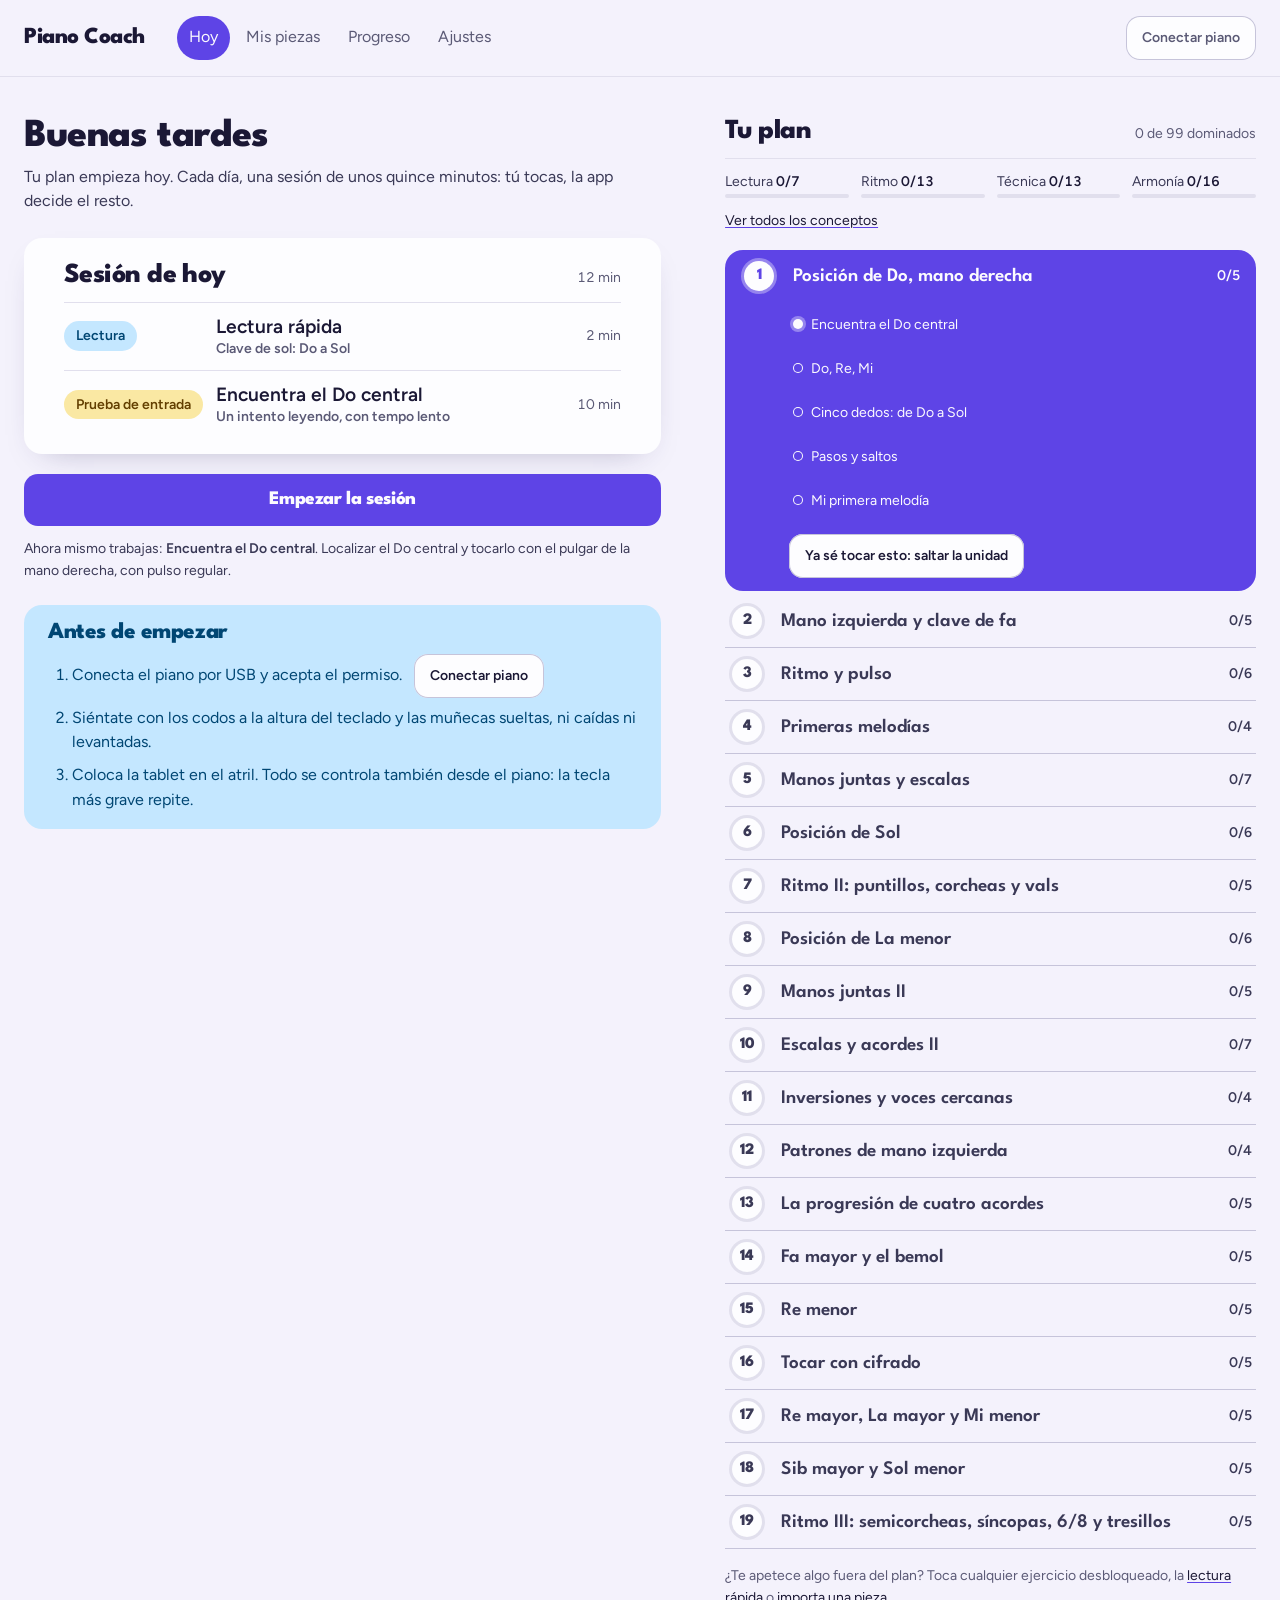
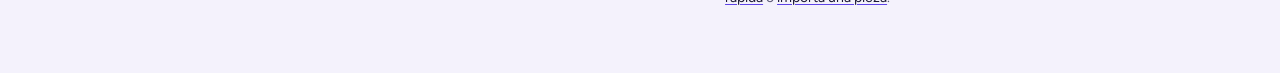
<file: index.html>
<!doctype html>
<html lang="es">
  <head>
    <meta charset="UTF-8" />
    <meta name="viewport" content="width=device-width, initial-scale=1.0, viewport-fit=cover" />
    <meta name="theme-color" content="#f4f2fc" />
    <meta name="mobile-web-app-capable" content="yes" />
    <link rel="manifest" href="./manifest.webmanifest" />
    <link rel="icon" href="./icon.svg" type="image/svg+xml" />
    <link rel="apple-touch-icon" href="./icon-192.png" />
    <title>Piano Coach</title>
    <script type="module" crossorigin src="./assets/app-DWfNV7hx.js"></script>
    <link rel="modulepreload" crossorigin href="./assets/rolldown-runtime-CNTWBRIl.js">
    <link rel="modulepreload" crossorigin href="./assets/sources-rmhNKOks.js">
    <link rel="modulepreload" crossorigin href="./assets/engine-Cz93cmVV.js">
    <link rel="stylesheet" crossorigin href="./assets/app-BaSDHaVS.css">
  </head>
  <body>
    <div id="root"></div>
  </body>
</html>
</file>
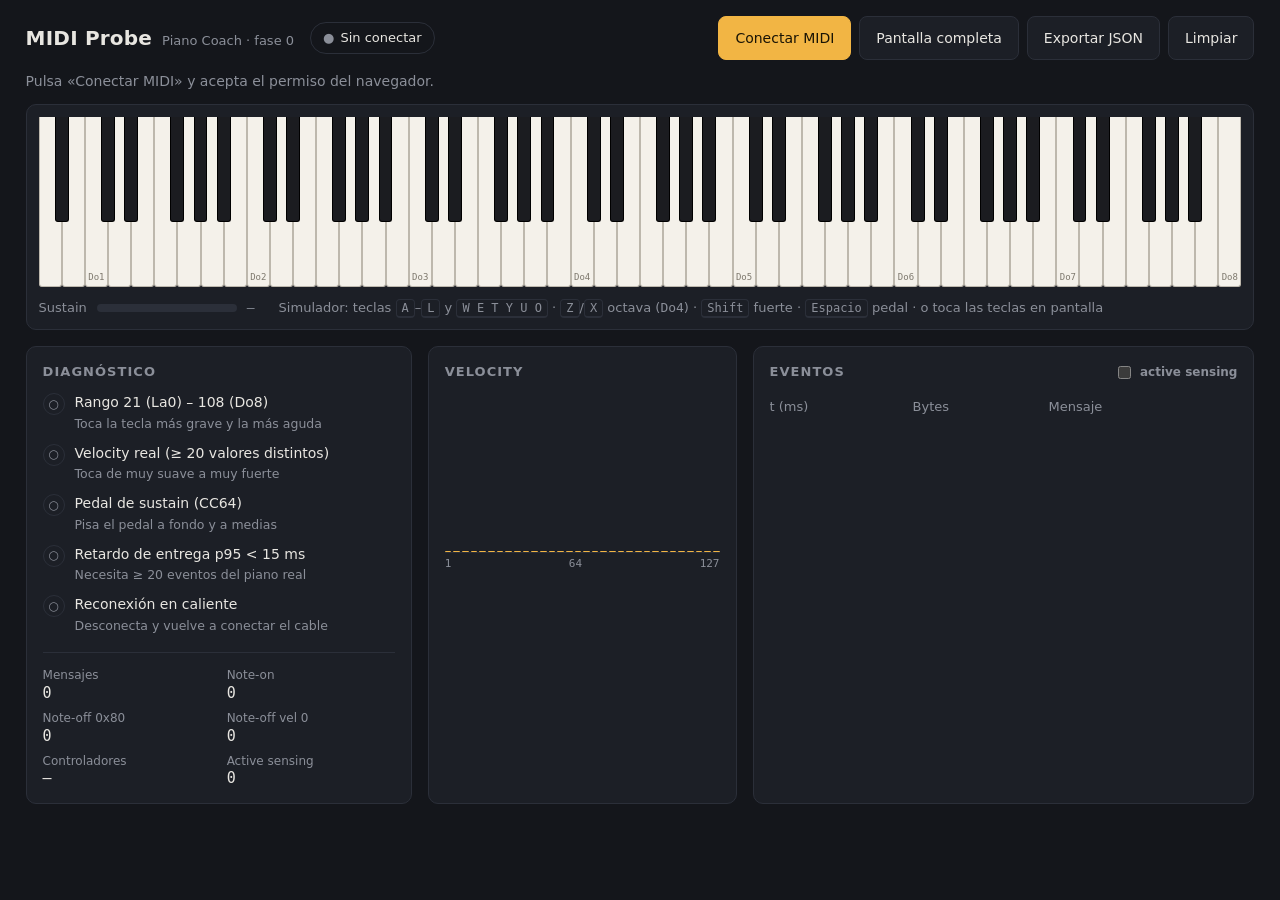
<file: probe.html>
<!doctype html>
<html lang="es">
  <head>
    <meta charset="UTF-8" />
    <meta name="viewport" content="width=device-width, initial-scale=1.0" />
    <meta name="theme-color" content="#14161b" />
    <title>MIDI Probe · Piano Coach</title>
    <script type="module" crossorigin src="./assets/probe-DchL5dEw.js"></script>
    <link rel="modulepreload" crossorigin href="./assets/sources-rmhNKOks.js">
    <link rel="stylesheet" crossorigin href="./assets/probe-Cj_XYsPX.css">
  </head>
  <body>
    <header class="topbar">
      <div class="brand">
        <h1>MIDI Probe</h1>
        <span class="sub">Piano Coach · fase 0</span>
      </div>
      <div id="status" class="status" data-state="idle">Sin conectar</div>
      <div class="actions">
        <button id="connect" class="primary">Conectar MIDI</button>
        <button id="fullscreen">Pantalla completa</button>
        <button id="export">Exportar JSON</button>
        <button id="clear">Limpiar</button>
      </div>
    </header>

    <p id="error" class="error" hidden></p>
    <ul id="ports" class="ports"><li class="muted">Pulsa «Conectar MIDI» y acepta el permiso del navegador.</li></ul>

    <section class="keyboard-wrap">
      <div id="keyboard" class="keyboard"></div>
      <div class="kb-footer">
        <div class="pedal">
          <span>Sustain</span>
          <div class="meter"><div id="pedal-fill"></div></div>
          <output id="pedal-value">—</output>
        </div>
        <p class="hint">Simulador: teclas <kbd>A</kbd>–<kbd>L</kbd> y <kbd>W E T Y U O</kbd> · <kbd>Z</kbd>/<kbd>X</kbd> octava (<output id="octave">Do4</output>) · <kbd>Shift</kbd> fuerte · <kbd>Espacio</kbd> pedal · o toca las teclas en pantalla</p>
      </div>
    </section>

    <main class="grid">
      <section class="panel">
        <h2>Diagnóstico</h2>
        <ul id="checks" class="checks"></ul>
        <dl id="counters" class="counters"></dl>
      </section>
      <section class="panel">
        <h2>Velocity <small id="vel-summary"></small></h2>
        <div id="histogram" class="histogram"></div>
        <div class="axis"><span>1</span><span>64</span><span>127</span></div>
      </section>
      <section class="panel log-panel">
        <h2>
          Eventos
          <label class="toggle"><input type="checkbox" id="show-sensing" /> active sensing</label>
        </h2>
        <div class="log-scroll">
          <table class="log">
            <thead><tr><th>t (ms)</th><th>Bytes</th><th>Mensaje</th></tr></thead>
            <tbody id="log"></tbody>
          </table>
        </div>
      </section>
    </main>

  </body>
</html>
</file>
<file: assets/app-BaSDHaVS.css>
@font-face{font-family:League Spartan Variable;font-style:normal;font-display:swap;font-weight:100 900;src:url(./league-spartan-vietnamese-wght-normal-COdtqR7n.woff2)format("woff2-variations");unicode-range:U+102-103,U+110-111,U+128-129,U+168-169,U+1A0-1A1,U+1AF-1B0,U+300-301,U+303-304,U+308-309,U+323,U+329,U+1EA0-1EF9,U+20AB}@font-face{font-family:League Spartan Variable;font-style:normal;font-display:swap;font-weight:100 900;src:url(./league-spartan-latin-ext-wght-normal-DdUHL39C.woff2)format("woff2-variations");unicode-range:U+100-2BA,U+2BD-2C5,U+2C7-2CC,U+2CE-2D7,U+2DD-2FF,U+304,U+308,U+329,U+1D00-1DBF,U+1E00-1E9F,U+1EF2-1EFF,U+2020,U+20A0-20AB,U+20AD-20C0,U+2113,U+2C60-2C7F,U+A720-A7FF}@font-face{font-family:League Spartan Variable;font-style:normal;font-display:swap;font-weight:100 900;src:url(./league-spartan-latin-wght-normal-0z8Zi79b.woff2)format("woff2-variations");unicode-range:U+??,U+131,U+152-153,U+2BB-2BC,U+2C6,U+2DA,U+2DC,U+304,U+308,U+329,U+2000-206F,U+20AC,U+2122,U+2191,U+2193,U+2212,U+2215,U+FEFF,U+FFFD}@font-face{font-family:Figtree Variable;font-style:normal;font-display:swap;font-weight:300 900;src:url(./figtree-latin-ext-wght-normal-DCwSJGxG.woff2)format("woff2-variations");unicode-range:U+100-2BA,U+2BD-2C5,U+2C7-2CC,U+2CE-2D7,U+2DD-2FF,U+304,U+308,U+329,U+1D00-1DBF,U+1E00-1E9F,U+1EF2-1EFF,U+2020,U+20A0-20AB,U+20AD-20C0,U+2113,U+2C60-2C7F,U+A720-A7FF}@font-face{font-family:Figtree Variable;font-style:normal;font-display:swap;font-weight:300 900;src:url(./figtree-latin-wght-normal-D_ZTVpCC.woff2)format("woff2-variations");unicode-range:U+??,U+131,U+152-153,U+2BB-2BC,U+2C6,U+2DA,U+2DC,U+304,U+308,U+329,U+2000-206F,U+20AC,U+2122,U+2191,U+2193,U+2212,U+2215,U+FEFF,U+FFFD}:root{--lightningcss-light:initial;--lightningcss-dark: ;color-scheme:light;--space-3xs:2px;--space-2xs:4px;--space-xs:8px;--space-sm:12px;--space-md:16px;--space-lg:24px;--space-xl:40px;--space-2xl:64px;--space-3xl:96px;--space-4xl:144px;--text-xs:.75rem;--text-sm:.875rem;--text-md:1rem;--text-lg:1.2rem;--text-xl:1.44rem;--text-2xl:1.728rem;--text-3xl:2.074rem;--text-display-s:1.44rem;--text-display:1.728rem;--text-section:1.2rem;--text-title:1rem;--text-lead:1rem;--ease-out:cubic-bezier(.16, 1, .3, 1);--ease-in:cubic-bezier(.7, 0, .84, 0);--ease-in-out:cubic-bezier(.65, 0, .35, 1);--dur-micro:.12s;--dur-short:.22s;--dur-long:.42s;--color-error:oklch(55% .2 25);--color-success:oklch(52% .13 160);--container:1440px;--gutter:64px;--gap-columns:32px;--section-gap-s:120px;--section-gap:144px;--section-gap-l:176px;--z-base:1;--z-raised:10;--z-dropdown:100;--z-sticky:200;--z-sticky-nav:300;--z-modal:400;--z-toast:500;--z-tooltip:600;--color-paper:oklch(96.5% .014 295);--color-paper-2:oklch(99.4% .004 295);--color-paper-3:oklch(93% .022 295);--color-ink:oklch(23% .055 285);--color-ink-2:oklch(36% .05 285);--color-muted:oklch(48% .045 285);--color-rule:oklch(91% .018 292);--color-rule-2:oklch(83% .03 290);--color-accent:oklch(52% .23 282);--color-accent-2:oklch(45% .22 282);--color-accent-ink:oklch(99% .003 290);--color-live:oklch(48% .13 160);--color-focus:oklch(52% .23 282);--kind-warmup:oklch(90% .06 40);--kind-warmup-ink:oklch(40% .12 38);--kind-reading:oklch(91% .05 240);--kind-reading-ink:oklch(38% .1 245);--kind-focus:oklch(93% .09 95);--kind-focus-ink:oklch(40% .09 75);--kind-review:oklch(92% .06 165);--kind-review-ink:oklch(37% .08 165);--kind-piece:oklch(91% .06 350);--kind-piece-ink:oklch(42% .14 350);--kind-fix:oklch(90% .06 300);--kind-fix-ink:oklch(40% .15 300);--font-display:"League Spartan Variable", ui-sans-serif, system-ui, sans-serif;--font-body:"Figtree Variable", ui-sans-serif, system-ui, sans-serif;--font-outlier:"Figtree Variable", ui-sans-serif, system-ui, sans-serif;--radius-card:18px;--radius-control:14px;--radius-pill:999px;--rule-hair:1px;--shadow-card:0 12px 32px -20px oklch(30% .09 285/.4);--tracking-display:-.02em;--display-weight:800}*,:before,:after{box-sizing:border-box}html,body{overflow-x:clip}html{scrollbar-color:var(--color-muted) var(--color-paper);scroll-padding-top:var(--space-3xl)}body{background:var(--color-paper);color:var(--color-ink);font-family:var(--font-body);font-size:var(--text-md);-webkit-font-smoothing:antialiased;caret-color:var(--color-accent);margin:0;line-height:1.55}::selection{background:color-mix(in oklab, var(--color-accent) 22%, transparent);color:var(--color-ink)}:focus-visible{outline:2px solid var(--color-focus);outline-offset:2px}a{color:inherit;text-underline-offset:.16em;text-decoration-thickness:1px}h1,h2,h3{font-family:var(--font-display);font-weight:var(--display-weight,700);font-synthesis:none;letter-spacing:var(--tracking-display);overflow-wrap:break-word;text-wrap:balance;min-width:0;margin:0;line-height:1.05}h1{max-width:20ch;font-size:var(--text-display)}h2{max-width:30ch;font-size:var(--text-section)}h3{max-width:40ch;font-size:var(--text-title);line-height:1.2}.lead{font-size:var(--text-lead);max-width:52ch;line-height:1.45}p{text-wrap:pretty;margin:0}p:not([class]){max-width:65ch}img,video{max-width:100%;height:auto;display:block}svg{display:block}[hidden]{display:none!important}button,input,select,textarea{font:inherit}.container{width:100%;max-width:var(--container);padding-inline:var(--gutter);box-sizing:border-box;margin-inline:auto}.num,.figure,td.num{font-variant-numeric:tabular-nums}.visually-hidden{clip-path:inset(50%);white-space:nowrap;width:1px;height:1px;position:absolute;overflow:hidden}[data-slot]{background:linear-gradient(160deg, var(--color-paper-2,var(--color-paper)), var(--color-paper-3,var(--color-paper)));position:relative;overflow:hidden}[data-slot]>img{object-fit:cover;z-index:1;width:100%;height:100%;position:absolute;inset:0}[data-slot]:has(>img)>:not(img):not([data-keep]){display:none!important}@media (width<=60rem){:root{--gutter:24px;--section-gap-s:80px;--section-gap:96px;--section-gap-l:120px}}@media (width<=40rem){:root{--gutter:16px;--section-gap-s:56px;--section-gap:72px;--section-gap-l:96px;--gap-columns:16px}}@media (prefers-reduced-motion:reduce){:not(.keep-motion),:not(.keep-motion):before,:not(.keep-motion):after{scroll-behavior:auto!important;transition-duration:.01ms!important;animation-duration:.01ms!important;animation-iteration-count:1!important}}[data-slot]:has(>img){isolation:isolate;background:var(--color-ink-2);outline:1px solid color-mix(in oklab, var(--color-ink) 8%, transparent);outline-offset:-1px}[data-slot]>img{z-index:0;filter:grayscale()contrast(1.08);mix-blend-mode:multiply}[data-slot]:has(>img):before{content:"";z-index:1;background:var(--color-paper);mix-blend-mode:lighten;pointer-events:none;position:absolute;inset:0}:root{--color-sheet:var(--color-paper-2);--color-sheet-2:var(--color-rule);--color-sheet-ink:var(--color-ink);--color-sheet-muted:var(--color-muted);--state-hit:oklch(52% .14 160);--state-early:oklch(50% .16 250);--state-late:oklch(56% .14 70);--state-miss:var(--color-error);--sheet-hit:var(--state-hit);--sheet-early:var(--state-early);--sheet-late:var(--state-late);--sheet-miss:var(--state-miss);--sheet-cursor:color-mix(in oklab, var(--color-accent) 22%, transparent);--falling-ground:oklch(24% .055 285);--falling-lane:oklch(32% .05 285);--falling-hit:oklch(78% .14 160);--falling-early:oklch(76% .11 245);--falling-late:oklch(84% .13 90);--falling-miss:oklch(70% .17 25);--hand-r:oklch(70% .17 285);--hand-l:oklch(78% .13 350);--key-case:var(--color-ink);--key-white:var(--color-paper-2);--key-white-2:oklch(94% .012 290);--key-edge:oklch(80% .02 290);--key-black:oklch(20% .05 285);--key-black-2:oklch(30% .055 285);--key-name:var(--color-muted);--key-held:oklch(88% .05 270);--key-target:var(--kind-focus);--key-target-hit:var(--kind-review);--scrim:oklch(96.5% .014 295/.97);--veil-sheet:oklch(100% 0 0/.7);--cal-1:color-mix(in oklab, var(--color-accent) 25%, var(--color-paper-3));--cal-2:color-mix(in oklab, var(--color-accent) 60%, var(--color-paper-3));--text-hero:2.488rem;--control:44px;--control-big:52px}body{font-variant-numeric:tabular-nums;-webkit-tap-highlight-color:transparent}h1,h2,h3{font-weight:var(--display-weight)}h1{font-size:var(--text-3xl);max-width:none}h2{font-size:var(--text-2xl)}h3{font-size:var(--text-xl)}.aside{color:var(--color-muted);font-size:var(--text-sm)}.lede{color:var(--color-ink-2);font-size:var(--text-md);margin-top:var(--space-xs);max-width:60ch}.loading,.empty{padding:var(--space-lg);color:var(--color-muted)}.error{color:var(--color-error)}strong{font-weight:600}button,.button{justify-content:center;align-items:center;gap:var(--space-xs);min-height:var(--control);padding:0 var(--space-md);border-radius:var(--radius-control);background:var(--color-paper-2);color:var(--color-ink);box-shadow:inset 0 0 0 var(--rule-hair) var(--color-rule-2);font:600 var(--text-sm) / 1 var(--font-body);white-space:nowrap;cursor:pointer;transition:background-color var(--dur-micro) var(--ease-out), color var(--dur-micro) var(--ease-out), transform var(--dur-micro) var(--ease-out);border:0;text-decoration:none;display:inline-flex}button:hover:not(:disabled),.button:hover{background:var(--color-paper-2)}button:active:not(:disabled),.button:active{background:var(--color-paper-3);transform:scale(.98)}button:disabled{background:var(--color-paper-3);color:var(--color-muted);box-shadow:inset 0 0 0 var(--rule-hair) var(--color-rule-2);cursor:not-allowed}.phase-head,.ladder button,.segmented button,.tempo button{background:0 0}.phase-head{white-space:normal}.ladder button:hover:not(:disabled),.segmented button:hover:not(:disabled),.tempo button:hover:not(:disabled){background:var(--color-paper-3)}.ladder,.segmented,.tempo{background:var(--color-paper-2)}.primary{background:var(--color-accent);color:var(--color-accent-ink);box-shadow:none}.primary:hover:not(:disabled),.primary:active:not(:disabled){background:var(--color-accent-2)}.big{min-height:var(--control-big);padding:0 var(--space-lg);font:800 var(--text-lg) / 1 var(--font-display);letter-spacing:var(--tracking-display)}.nav{align-items:center;gap:var(--space-2xs);max-width:var(--container);padding:var(--space-sm) var(--space-lg);border-bottom:var(--rule-hair) solid var(--color-rule);margin-inline:auto;display:flex}.nav a{min-height:44px;padding:var(--space-xs) var(--space-sm);border-radius:var(--radius-pill);color:var(--color-muted);transition:color var(--dur-micro) var(--ease-out);justify-content:center;align-items:center;text-decoration:none;display:inline-flex}.nav a:hover{color:var(--color-ink)}.nav a[aria-current=page]{color:var(--color-accent-ink);background:var(--color-accent)}.nav .brand{font-family:var(--font-display);font-weight:800;font-size:var(--text-xl);color:var(--color-ink);margin-right:var(--space-md);letter-spacing:var(--tracking-display);padding-left:0}.piano-status{font-size:var(--text-sm);color:var(--color-muted);align-items:center;margin-left:auto;display:inline-flex}.piano-status.is-on{color:var(--color-live);font-weight:600}.piano-status.as-button{min-height:var(--control)}.practice-head .piano-status{margin-left:auto}.practice-head .session-pill+.piano-status{margin-left:var(--space-md)}.screen{max-width:var(--container);padding:var(--space-xl) var(--space-lg) var(--space-2xl);margin-inline:auto}.is-practicing .screen{max-width:none;padding:0}.home{gap:var(--space-2xl);grid-template-columns:minmax(0,6fr) minmax(0,5fr);align-items:start;display:grid}.today{gap:var(--space-lg);display:grid}.today header h1{font-size:var(--text-hero);line-height:1}.start{width:100%}.welcome{background:var(--kind-reading);color:var(--kind-reading-ink);border-radius:var(--radius-card);padding:var(--space-md) var(--space-lg)}.welcome h2{font-size:var(--text-xl);margin-bottom:var(--space-xs)}.welcome ol{padding-left:var(--space-lg);gap:var(--space-xs);color:var(--kind-reading-ink);margin:0;display:grid}.welcome li::marker{color:var(--kind-reading-ink)}.welcome button{margin-left:var(--space-xs)}.session-card{gap:var(--space-sm);display:grid}.session-sheet{background:var(--color-paper-2);color:var(--color-ink);border-radius:var(--radius-card);padding:var(--space-lg) var(--space-xl) var(--space-md);gap:var(--space-sm);box-shadow:var(--shadow-card);display:grid}.session-card-head{justify-content:space-between;align-items:baseline;gap:var(--space-md);display:flex}.session-card-head h2{font-size:var(--text-2xl);line-height:1}.session-sheet .aside{color:var(--color-sheet-muted)}.session-blocks{margin:0;padding:0;list-style:none;display:grid}.session-blocks li{align-items:center;gap:var(--space-sm);padding:var(--space-sm) 0;border-top:var(--rule-hair) solid var(--color-sheet-2);grid-template-columns:8.75rem minmax(0,1fr) auto;display:grid}.block-kind{font-size:var(--text-sm);padding:var(--space-2xs) var(--space-sm);border-radius:var(--radius-pill);background:var(--color-paper-3);color:var(--color-ink-2);justify-self:start;font-weight:600}[data-kind=warmup] .block-kind,.session-pill[data-kind=warmup]{background:var(--kind-warmup);color:var(--kind-warmup-ink)}[data-kind=reading] .block-kind,.session-pill[data-kind=reading],[data-kind=sight] .block-kind,.session-pill[data-kind=sight]{background:var(--kind-reading);color:var(--kind-reading-ink)}[data-kind=focus] .block-kind,.session-pill[data-kind=focus],[data-kind=entry] .block-kind,.session-pill[data-kind=entry]{background:var(--kind-focus);color:var(--kind-focus-ink)}[data-kind=review] .block-kind,.session-pill[data-kind=review]{background:var(--kind-review);color:var(--kind-review-ink)}[data-kind=piece] .block-kind,.session-pill[data-kind=piece]{background:var(--kind-piece);color:var(--kind-piece-ink)}[data-kind=fix] .block-kind,.session-pill[data-kind=fix]{background:var(--kind-fix);color:var(--kind-fix-ink)}.block-title{font-size:var(--text-lg);font-weight:600;line-height:1.3}.block-step{font-size:var(--text-sm);color:var(--color-sheet-muted);display:block}.block-min{font-size:var(--text-sm);color:var(--color-sheet-muted)}.session-card .start{margin-top:var(--space-xs)}.session-focus{color:var(--color-ink-2)}.session-sheet :focus-visible,.note-card :focus-visible{outline-color:var(--color-sheet-ink)}.path{min-width:0}.path-head{margin-bottom:var(--space-sm);padding-bottom:var(--space-sm);border-bottom:var(--rule-hair) solid var(--color-rule);justify-content:space-between;align-items:baseline;display:flex}.path-head span{color:var(--color-muted);font-size:var(--text-sm)}.roadmap{margin:0;padding:0;list-style:none;display:grid}.phase{border-bottom:var(--rule-hair) solid var(--color-rule-2)}.phase-head{width:100%;min-height:var(--control);align-items:center;gap:var(--space-md);padding:var(--space-xs) var(--space-2xs);box-shadow:none;text-align:left;text-transform:none;font-size:var(--text-md);border-radius:0;display:flex}.phase-head:hover:not(:disabled){background:0 0}.phase-head:hover .phase-title{color:var(--color-ink)}.phase-mark{--p:0;background:conic-gradient(var(--color-accent) calc(var(--p) * 1%), var(--color-rule) 0);border-radius:50%;flex:none;place-items:center;width:36px;height:36px;display:grid}.phase-mark span{background:var(--color-paper-2);width:30px;height:30px;font-family:var(--font-display);font-weight:800;font-size:var(--text-md);color:var(--color-ink-2);border-radius:50%;place-items:center;display:grid}.phase-done .phase-mark span{background:var(--color-accent);color:var(--color-accent-ink)}.phase-current .phase-mark span{color:var(--color-accent)}.phase-current .phase-mark{background:conic-gradient(var(--color-accent-ink) calc(var(--p) * 1%), color-mix(in oklab, var(--color-accent-ink) 35%, transparent) 0)}.phase-title{font-family:var(--font-display);font-weight:600;font-size:var(--text-lg);color:var(--color-ink);flex:1;line-height:1.1}.phase-current{background:var(--color-accent);color:var(--color-accent-ink);border-radius:var(--radius-card);padding:0 var(--space-sm);margin:var(--space-2xs) 0;border-bottom-color:#0000}.phase-current .ex a,.phase-current .ex>span,.phase-current .unit-count,.phase-current .ex-score,.phase-current .ex-locked .ex-title{color:var(--color-accent-ink)}.phase-current .ex-dot{box-shadow:inset 0 0 0 var(--rule-hair) var(--color-accent-ink)}.phase-current .ex-mastered .ex-dot,.phase-current .ex-started .ex-dot{background:var(--color-accent-ink)}.phase-current .phase-title{color:var(--color-accent-ink)}.phase-current :focus-visible{outline-color:var(--color-accent-ink)}.phase-current .ex-open .ex-dot{background:var(--color-accent-ink);box-shadow:0 0 0 3px color-mix(in oklab, var(--color-accent-ink) 35%, transparent)}.phase-upcoming .phase-title{color:var(--color-ink-2)}.unit-count{font-size:var(--text-sm);color:var(--color-ink-2)}.phase .unit-list{padding:0 0 var(--space-sm) 52px}.unit-list{gap:0 var(--space-sm);grid-template-columns:repeat(auto-fill,minmax(min(100%,250px),1fr));margin:0;padding:0;list-style:none;display:grid}.ex a,.ex>span{align-items:center;gap:var(--space-xs);padding:var(--space-xs) var(--space-2xs);min-height:var(--control);color:var(--color-ink-2);text-decoration:none;display:flex}.ex a:hover .ex-title{text-decoration:underline;-webkit-text-decoration-color:var(--color-accent);text-decoration-color:var(--color-accent)}.ex-dot{width:10px;height:10px;box-shadow:inset 0 0 0 var(--rule-hair) var(--color-muted);border-radius:50%;flex:none}.ex-title{font-size:var(--text-sm)}.skip-unit-btn{margin:0 0 var(--space-sm) 52px}.skip-unit{margin:0 0 var(--space-sm) 52px;align-items:center;gap:var(--space-xs);flex-wrap:wrap;display:flex}.skip-unit p{flex-basis:100%;margin:0}@media (width<=40rem){.skip-unit-btn,.skip-unit{margin-left:var(--space-sm)}}.ex-score{white-space:nowrap;font-size:var(--text-sm);color:var(--color-muted);margin-left:auto}.ex-open .ex-dot{box-shadow:inset 0 0 0 var(--rule-hair) var(--color-accent)}.ex-started .ex-dot{box-shadow:inset 0 0 0 var(--rule-hair) var(--color-accent);background:linear-gradient(90deg, var(--color-accent) 50%, transparent 50%)}.ex-mastered .ex-dot{background:var(--color-accent);box-shadow:none}.ex-locked,.ex-locked .ex-title{color:var(--color-muted)}.free-practice,.technique{margin-top:var(--space-md)}.technique summary{min-height:var(--control);cursor:pointer;align-items:center;font-weight:600;display:flex}.technique ul{gap:var(--space-2xs);margin:0;padding:0;list-style:none;display:grid}.technique li{align-items:center;gap:var(--space-2xs);flex-wrap:wrap;display:flex}.technique-key{min-width:7.5rem;font-size:var(--text-sm)}.technique a{min-height:var(--control);min-width:var(--control);padding:0 var(--space-xs);border:1px solid var(--color-rule-2);color:var(--color-ink);font-size:var(--text-sm);border-radius:999px;align-items:center;text-decoration:none;display:inline-flex}.technique a:hover,.technique a:focus-visible{border-color:var(--color-accent)}.threads{gap:var(--space-sm);grid-template-columns:repeat(4,minmax(0,1fr));margin:0;padding:0;list-style:none;display:grid}.threads li{gap:var(--space-3xs);min-width:0;display:grid}.thread-label{font-size:var(--text-sm);color:var(--color-ink-2);white-space:nowrap}.thread-count{color:var(--color-ink);font-weight:600}.threads .bar{height:4px}.threads-link{min-height:var(--control);font-size:var(--text-sm);color:var(--color-ink);-webkit-text-decoration-color:var(--color-accent);text-decoration-color:var(--color-accent);margin-bottom:var(--space-2xs);align-items:center;display:inline-flex}@media (width<=40rem){.threads{grid-template-columns:repeat(2,minmax(0,1fr))}}.free-practice a{color:var(--color-ink);-webkit-text-decoration-color:var(--color-accent);text-decoration-color:var(--color-accent)}.song-card,.drill-card{align-items:center;gap:var(--space-md);padding:var(--space-sm) var(--space-md);border-radius:var(--radius-card);border:var(--rule-hair) solid var(--color-rule-2);text-decoration:none;display:flex}.song-card:hover,.drill-card:hover{background:var(--color-paper-2)}.song-card strong{font-size:var(--text-md)}.drill-glyph{text-align:center;width:32px;font-family:var(--font-display);font-size:var(--text-2xl);color:var(--color-accent);flex:none;line-height:1}.plan-text{gap:var(--space-3xs);min-width:0;display:grid}.plan-section{font-size:var(--text-sm);color:var(--color-muted)}.plan-goal{color:var(--color-muted);font-size:var(--text-sm)}.practice{gap:var(--space-sm);min-height:100dvh;padding:var(--space-sm) var(--space-lg) max(var(--space-md), env(safe-area-inset-bottom));flex-direction:column;display:flex}.practice-head{align-items:center;gap:var(--space-md);display:flex}.back{width:var(--control);height:var(--control);box-shadow:inset 0 0 0 var(--rule-hair) var(--color-rule-2);border-radius:50%;flex:none;place-items:center;padding:0;text-decoration:none;display:grid}.back:hover{background:var(--color-paper-2)}.practice-head .title{min-width:0}.practice-head h1{font-size:var(--text-2xl);line-height:1.05}.practice-head p{color:var(--color-muted);font-size:var(--text-sm);margin-top:var(--space-3xs)}.practice[data-kind] .practice-head,.drill-round[data-kind] .practice-head{padding:var(--space-xs) var(--space-md) var(--space-xs) var(--space-xs);border-radius:var(--radius-card);background:var(--kind-tint,var(--color-paper-3))}[data-kind=warmup]{--kind-tint:var(--kind-warmup);--kind-tint-ink:var(--kind-warmup-ink)}[data-kind=reading],[data-kind=sight]{--kind-tint:var(--kind-reading);--kind-tint-ink:var(--kind-reading-ink)}[data-kind=focus],[data-kind=entry]{--kind-tint:var(--kind-focus);--kind-tint-ink:var(--kind-focus-ink)}[data-kind=review]{--kind-tint:var(--kind-review);--kind-tint-ink:var(--kind-review-ink)}[data-kind=piece]{--kind-tint:var(--kind-piece);--kind-tint-ink:var(--kind-piece-ink)}[data-kind=fix]{--kind-tint:var(--kind-fix);--kind-tint-ink:var(--kind-fix-ink)}.practice[data-kind] .practice-head h1,.practice[data-kind] .practice-head p,.drill-round[data-kind] .practice-head h1,.drill-round[data-kind] .practice-head p{color:var(--kind-tint-ink)}.practice[data-kind] .session-pill{background:var(--color-paper-2)}.practice[data-kind] .practice-head .piano-status.is-on{color:oklch(42% .13 160)}.session-pill{font-size:var(--text-sm);color:var(--color-ink-2);background:var(--color-paper-3);padding:var(--space-2xs) var(--space-sm);border-radius:var(--radius-pill);white-space:nowrap;margin-left:auto;font-weight:600}.toolbar{align-items:center;gap:var(--space-xs);flex-wrap:wrap;display:flex}.toolbar.manual{padding-left:var(--space-3xs)}.ladder{padding:var(--space-3xs);gap:var(--space-3xs);border-radius:var(--radius-pill);box-shadow:inset 0 0 0 var(--rule-hair) var(--color-rule);flex-wrap:wrap;margin:0;list-style:none;display:flex}.ladder button{padding:0 var(--space-md) 0 var(--space-xs);color:var(--color-muted);box-shadow:none}.ladder-dot{width:26px;height:26px;font-size:var(--text-xs);background:var(--color-paper-3);color:var(--color-ink-2);border-radius:50%;place-items:center;display:grid}.ladder-dot:before{content:attr(data-n)}.ladder .done .ladder-dot{background:var(--color-live);color:var(--color-accent-ink)}.ladder .next button{color:var(--color-ink)}.ladder .next .ladder-dot{box-shadow:inset 0 0 0 2px var(--color-accent);color:var(--color-accent);background:var(--color-paper-2)}.ladder .active button,.ladder .active button:hover:not(:disabled){background:var(--color-accent);color:var(--color-accent-ink)}.ladder .active .ladder-dot{background:var(--color-paper-2);color:var(--color-accent);box-shadow:none}.ladder .active button:focus-visible{outline-color:var(--color-ink)}.ladder .optional .ladder-dot{border:1.5px dashed var(--color-muted);background:0 0}.segmented{padding:var(--space-3xs);border-radius:var(--radius-pill);box-shadow:inset 0 0 0 var(--rule-hair) var(--color-rule);display:inline-flex}.segmented button{box-shadow:none;color:var(--color-muted)}.segmented button.is-on{background:var(--color-paper-2);color:var(--color-ink);box-shadow:inset 0 0 0 var(--rule-hair) var(--color-accent)}.tempo{align-items:center;gap:var(--space-2xs);padding:var(--space-3xs);border-radius:var(--radius-pill);box-shadow:inset 0 0 0 var(--rule-hair) var(--color-rule);display:inline-flex}.tempo button{width:var(--control);box-shadow:none;font-size:var(--text-lg);padding:0}.tempo span{text-align:center;min-width:84px;color:var(--color-muted);font-size:var(--text-sm)}.tempo strong{color:var(--color-ink);font-family:var(--font-outlier);font-size:var(--text-md);font-weight:400}.tempo.is-off span{color:var(--color-muted)}.chip{font-size:var(--text-sm)}.chip.is-on{color:var(--color-accent);box-shadow:inset 0 0 0 var(--rule-hair) var(--color-accent)}.chip.stop,.chip.more{margin-left:auto}.sections{gap:var(--space-3xs);padding:var(--space-3xs);flex-shrink:0;display:flex;overflow-x:auto}.sections .chip{white-space:nowrap;flex-shrink:0}.sections .section-twin{color:var(--color-muted)}.config-chip{min-height:var(--control);padding:0 var(--space-md);border-radius:var(--radius-pill);box-shadow:inset 0 0 0 var(--rule-hair) var(--color-rule-2);font-size:var(--text-sm);color:var(--color-ink);align-items:center;display:inline-flex}.stand{flex-direction:column;flex:1;min-height:200px;display:flex;position:relative}.sheet{background:radial-gradient(120% 70% at 50% -10%, var(--color-sheet) 0%, transparent 60%), var(--color-sheet);color:var(--color-sheet-ink);border-radius:var(--radius-card);box-shadow:var(--shadow-card);flex:1;justify-content:center;align-items:center;min-height:180px;display:flex;position:relative;overflow:hidden}.score-stage{inset:var(--space-sm) var(--space-md);align-items:center;display:flex;position:absolute}.score-frame{width:100%;position:relative}.score{overflow:hidden}.score.is-review{scrollbar-width:thin;overflow:auto hidden}.score-strip{will-change:transform;position:relative}.score-strip.is-smooth{transition:transform .25s var(--ease-out)}@media (prefers-reduced-motion:reduce){.score-strip.is-smooth{transition:none}}.score svg,.score-head svg{display:block}.score-head{pointer-events:none;visibility:hidden;background:linear-gradient(to right, var(--color-sheet) var(--solid,75%), transparent);color:var(--color-sheet-ink);position:absolute;top:0;left:0}.score-head.is-on{visibility:visible}.sheet:has(.falling){background:var(--falling-ground);box-shadow:none}.falling{width:100%;height:100%;display:block;position:absolute;inset:0}.score .vf-stavenote,.score .vf-stavenote *{transition:fill var(--dur-micro) var(--ease-out), stroke var(--dur-micro) var(--ease-out)}.score .st-hit,.score .st-hit *{fill:var(--sheet-hit)!important;stroke:var(--sheet-hit)!important}.score .st-early,.score .st-early *{fill:var(--sheet-early)!important;stroke:var(--sheet-early)!important}.score .st-late,.score .st-late *{fill:var(--sheet-late)!important;stroke:var(--sheet-late)!important}.score .st-miss,.score .st-miss *{fill:var(--sheet-miss)!important;stroke:var(--sheet-miss)!important}.score .st-dim{opacity:.28}.score .score-bar.is-played{opacity:.2;transition:opacity .12s ease-out}.st-mark{font:500 15px var(--font-body);text-anchor:middle}.score-dyn{text-anchor:start;fill:currentColor;font:italic 700 24px Georgia,Times New Roman,serif}.score-pedal{fill:none;stroke:currentColor;stroke-width:1.6px;stroke-linejoin:round}.score-pedal-label{fill:currentColor;font:italic 700 15px Georgia,Times New Roman,serif}.st-mark-early{fill:var(--sheet-early)}.st-mark-late{fill:var(--sheet-late)}.st-mark-miss,.st-mark-wrong{fill:var(--sheet-miss)}.score-cursor{fill:var(--sheet-cursor);stroke:var(--color-accent);stroke-width:1.5px}.score-playhead,.score-playhead-entry{left:-2.5px;top:var(--ph-top,0);height:var(--ph-h,100%);background:var(--color-accent);pointer-events:none;visibility:hidden;will-change:transform;border-radius:3px;width:5px;position:absolute}.score-playhead{opacity:.85}.score-loop{fill:color-mix(in oklab, var(--color-accent) 12%, transparent)}.countin{font-family:var(--font-display);color:var(--color-sheet-ink);background:var(--veil-sheet);pointer-events:none;place-items:center;font-size:clamp(6rem,14vw,11rem);font-weight:800;line-height:1;display:grid;position:absolute;inset:0}.ready-strip{justify-content:space-between;align-items:center;gap:var(--space-lg);padding:var(--space-sm) var(--space-md);border-radius:var(--radius-card);background:var(--color-paper-2);display:flex}.cta-tempo{align-items:center;gap:var(--space-sm);flex:none;display:flex}.tips{color:var(--color-ink-2);font-size:var(--text-sm);gap:var(--space-3xs);margin:0;padding:0;list-style:none;display:grid}.tips li:before{content:"♪ ";color:var(--color-accent)}.ready-strip>.tips{flex:5 1 0;min-width:0}.ready-strip>.ideas{flex:3 1 0;min-width:0}.ideas{max-height:9.5rem;font-size:var(--text-sm);color:var(--color-ink-2);align-content:start;display:grid;overflow-y:auto}.ideas h2{font-size:var(--text-sm);font-family:var(--font-body);color:var(--color-muted);margin:0;font-weight:600}.ideas summary{min-height:var(--control);align-items:center;gap:var(--space-2xs);cursor:pointer;color:var(--color-ink);font-weight:600;display:flex}.ideas summary:before{content:"▸";color:var(--color-accent)}.ideas details[open]>summary:before,.ideas[open]>summary:before{content:"▾"}.ideas summary::-webkit-details-marker{display:none}.ideas summary{list-style:none}.ideas p{margin:0 0 var(--space-xs);max-width:62ch}.cta-text{font-family:var(--font-display);font-weight:800;font-size:var(--text-lg);color:var(--color-ink);flex:none}.progress-line{height:4px;margin-top:var(--space-xs);background:var(--color-rule);border-radius:2px;overflow:hidden}.progress-line div{background:var(--color-accent);transform-origin:0;width:100%;height:100%;transition:transform var(--dur-short) var(--ease-out)}.practice-foot{gap:var(--space-xs);display:grid}.hint-row{align-items:center;gap:var(--space-sm);min-height:30px;display:flex}.hint-row .hint{flex:1;min-width:0}.hint-button{flex:none;min-width:88px;margin-block:-7px}.kb-toggle{flex:none;min-height:44px;margin-block:-7px}.keyboard.is-compact{height:34px}.keyboard.is-compact .name,.keyboard.is-compact .finger{display:none}.hint-given{align-items:baseline;gap:var(--space-2xs);display:inline-flex}.hint-notice{top:var(--space-sm);width:min(720px, calc(100% - 2 * var(--space-md)));align-items:center;gap:var(--space-md);padding:var(--space-sm) var(--space-md);border-radius:var(--radius-card);background:var(--color-paper-2);color:var(--color-ink);box-shadow:var(--shadow-card);font-size:var(--text-sm);z-index:2;display:flex;position:absolute;left:50%;transform:translate(-50%)}.hint-notice p{margin:0}.hint-notice button{flex:none}.hint{align-items:baseline;gap:var(--space-sm);min-height:30px;font-size:var(--text-lg);flex-wrap:wrap;display:flex}.hint-label{color:var(--color-muted);font-size:var(--text-sm)}.hint-wrong{color:var(--state-miss);font-weight:600;font-size:var(--text-md)}.key.mark-wrong .name{color:var(--color-accent-ink)}.hint strong{color:var(--color-ink);font-weight:600}.sim-note{color:var(--color-muted);font-size:var(--text-sm);margin-left:auto}.keyboard{-webkit-user-select:none;user-select:none;touch-action:none;border-top:6px solid var(--key-case);background:var(--key-case);border-radius:var(--radius-control) var(--radius-control) 0 0;height:clamp(110px,18vh,190px);position:relative}.key{cursor:pointer;padding-bottom:var(--space-xs);border-radius:0 0 6px 6px;flex-direction:column;justify-content:flex-end;align-items:center;display:flex;position:absolute;top:0}.key.white{background:linear-gradient(var(--key-white), var(--key-white) 70%, var(--key-white-2));border:var(--rule-hair) solid var(--key-edge);z-index:1;border-top:0;height:100%}.key.black{background:linear-gradient(var(--key-black-2), var(--key-black));border:var(--rule-hair) solid var(--color-paper);z-index:2;height:62%;padding-bottom:var(--space-2xs);border-top:0}.key .name{font-size:var(--text-xs);color:var(--key-name)}.key.black .name{color:var(--color-muted)}.key.held.white{background:var(--key-held)}.key.held.black{background:var(--color-rule-2)}.key.mark-target.white{background:var(--key-target);box-shadow:inset 0 -4px 0 var(--kind-focus-ink)}.key.mark-target.black{background:var(--kind-focus-ink)}.key.held.mark-target.white{background:var(--key-target-hit);box-shadow:inset 0 -4px 0 var(--kind-review-ink)}.key.held.mark-target.black{background:var(--kind-review-ink)}.key.mark-wrong.white,.key.mark-wrong.black{background:var(--state-miss)}.finger{width:26px;height:26px;margin-bottom:var(--space-2xs);background:var(--kind-focus-ink);color:var(--color-accent-ink);font-weight:800;font-size:var(--text-sm);border-radius:50%;place-items:center;display:grid}.key.black .finger{width:22px;height:22px;font-size:var(--text-xs)}.result{z-index:var(--z-modal);justify-content:center;align-items:center;gap:var(--space-2xl);padding:var(--space-lg);background:var(--scrim);animation:fade-in var(--dur-short) var(--ease-out);display:flex;position:fixed;inset:0}.practice:has(.result) :is(.score-stage,canvas.falling){visibility:hidden}.result-score{justify-items:center;gap:var(--space-sm);display:grid}.score-num{--p:0;aspect-ratio:1;background:conic-gradient(var(--color-accent) calc(var(--p) * 1%), var(--color-rule) 0);width:clamp(150px,18vw,210px);animation:ring .9s var(--ease-out);border-radius:50%;place-items:center;display:grid}.score-num span{aspect-ratio:1;background:var(--color-paper);width:94%;font-family:var(--font-display);font-variant-numeric:tabular-nums;border-radius:50%;place-items:center;font-size:clamp(3.5rem,6vw,5rem);font-weight:800;line-height:1;display:grid}@property --p{syntax:"<number>";inherits:false;initial-value:0}@keyframes ring{0%{--p:0}}@keyframes fade-in{0%{opacity:0}}.stars{gap:var(--space-xs);font-size:var(--text-2xl);color:var(--color-rule-2);display:flex}.stars .on{color:var(--color-accent)}.result-body{gap:var(--space-md);max-width:520px;display:grid}.result-body h2{font-size:var(--text-hero);line-height:1}.mastered-note{color:var(--color-accent)}.metrics{gap:var(--space-xl);margin:var(--space-2xs) 0 0;flex-wrap:wrap;display:flex}.metrics dt{font-size:var(--text-sm);color:var(--color-muted)}.metrics dd{font-family:var(--font-display);font-weight:800;font-size:var(--text-3xl);margin:0;line-height:1.1}.metrics small{font-family:var(--font-outlier);font-size:var(--text-sm);color:var(--color-muted)}.tendency{color:var(--color-ink-2)}.expression-checks{gap:var(--space-2xs) var(--space-lg);color:var(--color-ink-2);flex-wrap:wrap;margin:0;padding:0;list-style:none;display:flex}.expression-checks .expression-note{font-size:var(--text-sm);color:var(--color-muted);flex-basis:100%}.expression-checks .check-mark{width:1.2em;font-weight:800;display:inline-block}.expression-checks .is-ok .check-mark{color:var(--state-hit)}.expression-checks .is-bad .check-mark{color:var(--state-miss)}.coach-tips{padding:var(--space-sm) var(--space-md) var(--space-sm) var(--space-xl);border-radius:var(--radius-card);box-shadow:inset 0 0 0 var(--rule-hair) var(--color-rule);gap:var(--space-xs);color:var(--color-ink-2);margin:0;display:grid}.coach-tips li::marker{color:var(--color-accent)}.coach-message{font-size:var(--text-md);color:var(--color-ink);margin:0;font-weight:600}.result-actions{gap:var(--space-xs);flex-wrap:wrap;display:flex}.review-bar{justify-content:space-between;align-items:center;gap:var(--space-md);padding:var(--space-xs) var(--space-md);border-radius:var(--radius-card);box-shadow:inset 0 0 0 var(--rule-hair) var(--color-rule);flex-wrap:wrap;display:flex}.legend{margin-right:var(--space-sm);font-size:var(--text-sm)}.legend.hit{color:var(--state-hit)}.legend.early{color:var(--state-early)}.legend.late{color:color-mix(in oklab, var(--state-late) 75%, var(--color-ink))}.legend.miss{color:var(--state-miss)}.hand-legend{top:var(--space-xs);right:var(--space-sm);z-index:2;align-items:center;gap:var(--space-xs);font-size:var(--text-sm);color:var(--color-ink-2);background:var(--color-paper);padding:var(--space-2xs) var(--space-sm);border-radius:var(--radius-pill);margin:0;display:flex;position:absolute}.swatch{border-radius:3px;width:12px;height:12px;display:inline-block}.swatch-r{background:var(--hand-r)}.swatch-l{background:var(--hand-l);margin-left:var(--space-xs)}.library{gap:var(--space-lg);max-width:760px;margin-inline:auto;display:grid}.library .error{margin:0}.import-preview{gap:var(--space-md);display:grid}.song-list{margin:0;padding:0;list-style:none;display:grid}.song-list li{align-items:center;gap:var(--space-sm);padding:var(--space-2xs) 0;border-bottom:var(--rule-hair) solid var(--color-rule);display:flex}.song-list>li>a{gap:var(--space-3xs);padding:var(--space-sm) var(--space-2xs);flex:1;min-width:0;text-decoration:none;display:grid}.song-list a strong{font-family:var(--font-display);font-size:var(--text-xl);font-weight:800}.song-list>li{flex-wrap:wrap}.prep-list{margin:0 0 var(--space-2xs);padding:0 0 0 var(--space-xl);flex-basis:100%;list-style:none;display:grid}.song-list .prep-list li{border-bottom:0;border-top:var(--rule-hair) solid var(--color-rule);padding:var(--space-3xs) 0}.prep-list a{align-items:center;gap:var(--space-sm);min-height:var(--control);padding:var(--space-2xs);flex:1;min-width:0;text-decoration:none;display:flex}.prep-list a strong{font-family:var(--font-body);font-size:var(--text-md);font-weight:600}.prep-text{gap:var(--space-3xs);min-width:0;display:grid}.song-sections{padding:0 0 var(--space-xs) var(--space-xl);flex-basis:100%}.song-sections summary{min-height:var(--control);align-items:center;gap:var(--space-xs);cursor:pointer;color:var(--color-ink-2);font-weight:600;display:flex}.song-sections summary:before{content:"▸";width:1em}.song-sections[open] summary:before{content:"▾"}.song-sections>.aside,.sections-measure{margin:var(--space-xs) 0}.section-list{margin:0;padding:0;list-style:none;display:grid}.song-list .section-list li{border-bottom:0;border-top:var(--rule-hair) solid var(--color-rule);padding:var(--space-2xs) 0;flex-wrap:wrap;justify-content:space-between}.section-name{align-items:baseline;gap:var(--space-xs);min-width:14em;display:inline-flex}.section-mark{text-align:center;width:1.6em;color:var(--color-ink-2);flex:none}.section-stage{color:var(--color-ink-2)}.section-list li[data-stage=lista] .section-mark,.section-list li[data-stage=a-tempo] .section-mark{color:var(--color-accent);font-weight:700}.section-actions{gap:var(--space-xs);flex-wrap:wrap}.section-start{align-items:center;gap:var(--space-2xs);display:inline-flex}.section-start button{min-width:var(--control);font-size:var(--text-lg);padding:0}.section-start-text{text-align:center;min-width:8.5em;font-size:var(--text-sm);color:var(--color-ink-2)}.piece-session-toggle{white-space:normal;text-align:left;justify-content:flex-start}.piece-session-toggle[aria-pressed=true]{color:var(--color-accent);box-shadow:inset 0 0 0 var(--rule-hair) var(--color-accent)}.piece-session-toggle .toggle-mark{text-align:center;flex:none;width:1.2em}.prep-tag{font-size:var(--text-xs);text-transform:uppercase;letter-spacing:.04em;color:var(--color-ink-2);padding:var(--space-3xs) var(--space-xs);border-radius:var(--radius-pill);box-shadow:inset 0 0 0 var(--rule-hair) var(--color-rule-2);flex:none;font-weight:600}.repertoire{gap:var(--space-sm);padding-top:var(--space-md);border-top:var(--rule-hair) solid var(--color-rule-2);display:grid}.repertoire h2,.repertoire h3,.repertoire>p{margin:0}.repertoire h3{font-size:var(--text-md);margin-top:var(--space-sm);max-width:72ch}.repertoire-list{margin:0;padding:0;list-style:none;display:grid}.repertoire-list li{align-items:center;gap:var(--space-sm);padding:var(--space-xs) 0;border-bottom:var(--rule-hair) solid var(--color-rule);display:flex}.repertoire-text{gap:var(--space-3xs);flex:1;min-width:0;display:grid}.repertoire-text strong{font-family:var(--font-body);font-size:var(--text-md);font-weight:700}.repertoire-source{font-size:var(--text-xs)}.repertoire-added{min-height:var(--control);color:var(--color-ink-2);flex:none;align-items:center;font-weight:600;display:inline-flex}.repertoire-list button{flex:none}.analysis{gap:var(--space-sm);padding:var(--space-sm) var(--space-md);border-radius:var(--radius-card);box-shadow:inset 0 0 0 var(--rule-hair) var(--color-rule);display:grid}.analysis h3{font-size:var(--text-lg)}.analysis h4{font-size:var(--text-sm);font-family:var(--font-body);color:var(--color-muted);margin-bottom:var(--space-2xs);font-weight:600}.analysis-summary{color:var(--color-ink);margin:0}.analysis-doubt{color:var(--color-ink-2);padding-left:var(--space-sm);border-left:3px solid var(--state-late);margin:0}.chord-runs{gap:var(--space-2xs);flex-wrap:wrap;margin:0;padding:0;list-style:none;display:flex}.chord-runs li{font-size:var(--text-sm);padding:var(--space-3xs) var(--space-sm);border-radius:var(--radius-pill);background:var(--color-paper-3);color:var(--color-ink)}.chord-bars{color:var(--color-ink-2);font-family:var(--font-outlier)}.chord-degree{color:var(--color-ink-2)}.repeats{padding-left:var(--space-lg);color:var(--color-ink-2);font-size:var(--text-sm);margin:0}.concepts{gap:var(--space-xl);max-width:860px;margin-inline:auto;display:grid}.back-link{min-height:var(--control);font-size:var(--text-sm);color:var(--color-ink-2);-webkit-text-decoration-color:var(--color-accent);text-decoration-color:var(--color-accent);align-items:center;display:inline-flex}.concept-thread-head{justify-content:space-between;align-items:baseline;gap:var(--space-sm);padding-bottom:var(--space-xs);border-bottom:var(--rule-hair) solid var(--color-rule);display:flex}.concept-thread-head span{color:var(--color-muted);font-size:var(--text-sm)}.concept-list{margin:0;padding:0;list-style:none;display:grid}.concept-list>li{align-items:start;gap:var(--space-sm);border-bottom:var(--rule-hair) solid var(--color-rule);grid-template-columns:minmax(0,1fr) auto;display:grid}.concept-list summary{min-height:var(--control);align-items:center;gap:var(--space-2xs) var(--space-sm);padding:var(--space-2xs) 0;cursor:pointer;flex-wrap:wrap;list-style:none;display:flex}.concept-list summary::-webkit-details-marker{display:none}.concept-list summary:before{content:"▸";color:var(--color-accent)}.concept-list details[open]>summary:before{content:"▾"}.concept-title{color:var(--color-ink);font-weight:600}.concept-chip{font-size:var(--text-xs);padding:var(--space-3xs) var(--space-xs);border-radius:var(--radius-pill);box-shadow:inset 0 0 0 var(--rule-hair) var(--color-rule-2);color:var(--color-ink-2);white-space:nowrap;font-weight:600}[data-status=aprendido] .concept-chip{background:var(--color-live);color:var(--color-accent-ink);box-shadow:none}[data-status=en-curso] .concept-chip{box-shadow:inset 0 0 0 var(--rule-hair) var(--color-accent);color:var(--color-ink)}.concept-blocked{font-size:var(--text-sm);color:var(--color-muted)}.concept-list details p{margin:0 0 var(--space-sm);color:var(--color-ink-2);max-width:64ch}.concept-ex{min-height:var(--control);font-size:var(--text-sm);color:var(--color-ink);-webkit-text-decoration-color:var(--color-accent);text-decoration-color:var(--color-accent);text-align:right;align-items:center;max-width:18rem;display:inline-flex}@media (width<=40rem){.concept-list>li{grid-template-columns:minmax(0,1fr);gap:0}.concept-ex{text-align:left}}.empty-library{justify-items:start;gap:var(--space-sm);padding:var(--space-xl);border-radius:var(--radius-card);box-shadow:inset 0 0 0 var(--rule-hair) var(--color-rule-2);max-width:640px;display:grid}.empty-glyph{font-family:var(--font-display);font-size:var(--text-hero);color:var(--color-accent);line-height:1}.empty-library ol{padding-left:var(--space-lg);gap:var(--space-xs);color:var(--color-ink-2);margin:0;display:grid}.empty-library li::marker{color:var(--color-accent)}.empty-library li strong{color:var(--color-ink)}.drill{gap:var(--space-lg);display:grid}.is-practicing .drill{padding:var(--space-sm) var(--space-lg) var(--space-md)}.drill-levels{gap:var(--space-sm);grid-template-columns:repeat(3,minmax(0,1fr));margin:0;padding:0;list-style:none;display:grid}.drill-levels [data-clef=treble] button{background:var(--kind-reading);color:var(--kind-reading-ink)}.drill-levels [data-clef=bass] button{background:var(--kind-review);color:var(--kind-review-ink)}.drill-levels [data-clef] .drill-level-desc,.drill-levels [data-clef] .drill-level-best{color:inherit}.drill-level-tag{order:4}.drill-levels button{width:100%;height:100%;min-height:0;padding:var(--space-md);place-content:start;justify-items:start;gap:var(--space-2xs);text-align:left;border-radius:var(--radius-card);white-space:normal;text-transform:none;line-height:1.4;display:grid}.drill-level-title{font-family:var(--font-display);font-size:var(--text-xl);font-weight:800}.drill-level-desc{color:var(--color-muted);font-weight:400}.drill-level-best{color:var(--color-ink-2);font-size:var(--text-sm);font-weight:400}.drill-levels .suggested button{box-shadow:inset 0 0 0 var(--rule-hair) var(--color-accent)}.drill-level-tag{font-size:var(--text-sm);color:var(--color-accent)}.drill-round{grid-template-rows:auto 1fr auto auto auto;align-content:stretch;min-height:100dvh}.drill-stage{align-content:center;place-items:center;gap:var(--space-sm);display:grid}.drill-stage .sim-note{margin:0}.note-card{aspect-ratio:232/132;border-radius:var(--radius-card);background:var(--color-sheet);width:min(720px,80vw);padding:var(--space-xs) var(--space-md);box-shadow:var(--shadow-card);transition:box-shadow var(--dur-micro) var(--ease-out)}.note-card svg{width:100%;height:100%;display:block}.note-card.is-ok{box-shadow:0 0 0 3px var(--state-hit), var(--shadow-card)}.note-card.is-bad{box-shadow:0 0 0 3px var(--state-miss), var(--shadow-card);animation:.24s shake}@keyframes shake{25%{transform:translate(-6px)}75%{transform:translate(6px)}}.drill-help{color:var(--color-ink-2);font-size:var(--text-md);text-align:center;min-height:1.5em}.drill-levels [data-theory] button{background:var(--kind-fix);color:var(--kind-fix-ink)}.drill-levels [data-theory] .drill-level-desc,.drill-levels [data-theory] .drill-level-best{color:inherit}.drill-section{font-family:var(--font-display);font-size:var(--text-2xl);margin:0}.drill-levels [data-sight] button{background:var(--kind-reading);color:var(--kind-reading-ink)}.drill-levels [data-sight] .drill-level-desc,.drill-levels [data-sight] .drill-level-best{color:inherit}.drill-level-locked{height:100%;padding:var(--space-md);align-content:start;justify-items:start;gap:var(--space-2xs);border-radius:var(--radius-card);background:var(--color-paper-2);box-shadow:inset 0 0 0 var(--rule-hair) var(--color-rule-2);line-height:1.4;display:grid}.drill-level-locked .drill-level-tag{color:var(--color-ink-2);font-family:var(--font-body);font-weight:600}.sight-prep-text{min-width:0;color:var(--color-ink);font-size:var(--text-md);flex:1 1 0;margin:0}.sight-trends{gap:var(--space-xs);margin:0;padding:0;list-style:none;display:grid}.sight-trends li{gap:var(--space-3xs);display:grid}.sight-trend-title{color:var(--color-ink);font-weight:600}.theory-prompt{text-align:center;max-width:32ch;font-family:var(--font-display);font-size:var(--text-3xl);color:var(--color-ink);margin:0;font-weight:800;line-height:1.2;transition:color .12s}.theory-prompt.is-ok{color:var(--color-success)}.theory-prompt.is-bad{-webkit-text-decoration:underline wavy var(--color-error);text-decoration:underline wavy var(--color-error);text-underline-offset:6px}.theory-round .note-card{width:min(520px,60vw)}.ear-round .note-card{width:min(360px,45vw)}.ear-round .drill-stage .piano-keys{margin:0}.theory-missed ul{margin:var(--space-2xs) 0 0;padding-left:var(--space-lg);gap:var(--space-2xs);display:grid}.drill.drill-result{max-width:640px;padding:var(--space-2xl) var(--space-lg);gap:var(--space-md);justify-items:start;margin:0 auto;display:grid}.drill-result>*{margin:0}.session-end{max-width:880px;padding:var(--space-2xl) var(--space-lg);gap:var(--space-md);justify-items:start;margin:0 auto;display:grid}.session-end,.drill.drill-result{align-content:center;min-height:100dvh}.session-end h1{font-size:var(--text-hero);line-height:1}.session-end-mark{font-family:var(--font-display);font-size:var(--text-hero);color:var(--color-accent);line-height:1}.session-recap{width:100%;margin:0;padding:0;list-style:none;display:grid}.session-recap li{align-items:center;gap:var(--space-sm);padding:var(--space-sm) 0;border-bottom:var(--rule-hair) solid var(--color-rule);grid-template-columns:30px minmax(0,1fr) auto;display:grid}.recap-mark{width:26px;height:26px;font-size:var(--text-sm);border-radius:50%;place-items:center;display:grid}.session-recap .ok .recap-mark{background:var(--color-live);color:var(--color-accent-ink)}.session-recap .later .recap-mark{box-shadow:inset 0 0 0 var(--rule-hair) var(--color-muted);color:var(--color-ink-2)}.session-end-lists{gap:var(--space-sm) var(--space-xl);grid-template-columns:repeat(auto-fit,minmax(300px,1fr));align-items:start;width:100%;display:grid}.session-improved{gap:var(--space-xs);display:grid}.session-improved h2{font-size:var(--text-lg)}.session-improved ul{gap:2px;margin:0;padding:0;list-style:none;display:grid}.session-improved li{align-items:baseline;gap:var(--space-sm);grid-template-columns:30px minmax(0,1fr);display:grid}.improved-mark{color:var(--color-accent);text-align:center;font-weight:600}.progress-screen header{margin-bottom:var(--space-lg)}.progress-grid{gap:var(--space-md);grid-template-columns:auto minmax(0,1fr);display:grid}.panel{border-radius:var(--radius-card);padding:var(--space-md) var(--space-lg);background:var(--color-paper-2);min-width:0}.panel h2{font-size:var(--text-xl);margin-bottom:var(--space-sm)}.panel.wide{grid-column:1/-1}.calendar{gap:var(--space-2xs);margin-bottom:var(--space-xs);display:flex;overflow-x:auto}.cal-days,.cal-week{gap:var(--space-2xs);grid-template-rows:repeat(7,18px);display:grid}.cal-days span{font-size:var(--text-xs);color:var(--color-muted);padding-right:var(--space-2xs);line-height:18px}.cal-day{background:var(--color-paper-3);border-radius:4px;width:18px;height:18px}.cal-day[data-level="1"]{background:var(--cal-1)}.cal-day[data-level="2"]{background:var(--cal-2)}.cal-day[data-level="3"]{background:var(--color-accent)}.cal-day[data-level=future]{background:0 0}.cal-legend{align-items:center;gap:var(--space-2xs) var(--space-xs);flex-wrap:wrap;display:flex}.cal-legend .cal-day{border-radius:3px;width:12px;height:12px}.skills{gap:var(--space-sm);margin:0;padding:0;list-style:none;display:grid}.skills li{align-items:center;gap:var(--space-sm);grid-template-columns:minmax(120px,max-content) minmax(0,1fr) 56px;display:grid}.bar{background:var(--color-rule);border-radius:2px;height:4px;overflow:hidden}.bar div{background:var(--color-accent);height:100%}[data-skill=reading] .bar div{background:var(--kind-reading-ink)}[data-skill=rhythm] .bar div{background:var(--kind-warmup-ink)}[data-skill=technique] .bar div{background:var(--kind-focus-ink)}[data-skill=coordination] .bar div{background:var(--kind-review-ink)}[data-skill=repertoire] .bar div{background:var(--kind-piece-ink)}.bar{border-radius:4px;height:8px}.skills .num{text-align:right;color:var(--color-muted);font-size:var(--text-sm)}.ex-table{border-collapse:collapse;width:100%;font-size:var(--text-sm)}.ex-table th{text-align:left;color:var(--color-muted);font-weight:400;font-size:var(--text-sm);padding:0 var(--space-sm) var(--space-xs) 0}.ex-table td{padding:var(--space-sm) var(--space-sm) var(--space-sm) 0;border-top:var(--rule-hair) solid var(--color-rule)}.ex-table .num,.ex-table th:nth-child(n+2):nth-child(-n+4){text-align:right}.ex-table th:last-child,.ex-table td:last-child{padding-left:var(--space-lg)}.recent{gap:var(--space-xs);margin:0;padding:0;list-style:none;display:grid}.recent li{align-items:center;gap:var(--space-sm);flex-wrap:wrap;display:flex}.recent-score{width:var(--control);height:var(--control);box-shadow:inset 0 0 0 var(--rule-hair) var(--color-rule-2);font-family:var(--font-display);font-weight:800;font-size:var(--text-lg);border-radius:50%;place-items:center;display:grid}.recent-score[data-stars="3"]{background:var(--color-accent);color:var(--color-accent-ink);box-shadow:none}.recent-title{color:var(--color-ink)}.coach-panel{gap:var(--space-sm);display:grid}.summary-text{resize:vertical;background:var(--color-paper);width:100%;color:var(--color-ink);border:var(--rule-hair) solid var(--color-rule-2);border-radius:var(--radius-card);padding:var(--space-sm);font:400 var(--text-sm) / 1.5 var(--font-outlier)}.settings{gap:var(--space-md);grid-template-columns:repeat(auto-fit,minmax(min(100%,420px),1fr));align-items:start;display:grid}.settings>h1{grid-column:1/-1}@media (width>=52rem){.settings{grid-template-rows:auto auto 1fr}.settings>.panel-practice{grid-row:span 2}}.settings p{color:var(--color-ink-2);margin-bottom:var(--space-sm)}.restore-confirm{margin-top:var(--space-md);padding:var(--space-md);border-radius:var(--radius-control);box-shadow:inset 0 0 0 var(--rule-hair) var(--color-rule-2)}.restore-confirm h3{margin-bottom:var(--space-xs)}.calibration{gap:var(--space-xs);margin-bottom:var(--space-sm);justify-items:start;display:grid}.row{gap:var(--space-xs);flex-wrap:wrap;display:flex}.field{align-items:center;gap:var(--space-sm);min-height:var(--control-big);grid-template-columns:220px minmax(0,1fr) 70px;display:grid}.field.check{grid-template-columns:auto minmax(0,1fr)}.field input[type=range]{accent-color:var(--color-accent);height:44px}.field input[type=checkbox]{width:22px;height:22px;accent-color:var(--color-accent)}.field output{text-align:right;font-family:var(--font-outlier);font-size:var(--text-sm)}@media (width>=700px) and (height>=600px){.practice{height:100dvh}}@media (width<=60rem){.drill-levels{grid-template-columns:repeat(2,minmax(0,1fr))}.home{gap:var(--space-xl);grid-template-columns:minmax(0,1fr)}.progress-grid{grid-template-columns:minmax(0,1fr)}.result{justify-content:safe center;gap:var(--space-lg);padding-block:var(--space-xl);flex-direction:column;overflow-y:auto}.screen{padding:var(--space-lg) var(--space-md) var(--space-xl)}}@media (width<=40rem){.drill-levels{grid-template-columns:minmax(0,1fr)}.ready-strip,.cta-tempo{flex-direction:column;align-items:stretch}.nav{gap:var(--space-xs) var(--space-2xs);padding:var(--space-xs) var(--space-md);grid-template-columns:repeat(4,minmax(0,1fr));display:grid}.nav .brand{grid-area:1/1/auto/3;align-self:center;margin:0}.nav .piano-status{grid-area:1/3/auto/5;justify-self:end;margin:0}.nav a:not(.brand){text-align:center;padding:var(--space-xs) var(--space-2xs);font-size:var(--text-sm);white-space:nowrap;grid-row:2}.key .name:not(.octave){display:none}.practice-head .title{flex-basis:100%;order:3}.practice-head .piano-status{margin-left:auto}.piano-status.as-button{padding:0 var(--space-sm)}.piano-status{margin-left:0}.practice{padding-inline:var(--space-md)}.practice-head{flex-wrap:wrap}.field{gap:var(--space-2xs);grid-template-columns:minmax(0,1fr)}.sim-note{margin-left:0}.metrics{gap:var(--space-md)}.session-blocks li{grid-template-columns:minmax(0,1fr) auto}.block-kind{grid-column:1/-1}.today header h1{font-size:var(--text-3xl)}.skills li{grid-template-columns:minmax(0,1fr) 56px}.skills li .bar{grid-area:2/1/auto/-1}.session-sheet{padding-inline:var(--space-md)}.phase .unit-list{padding-left:var(--space-sm)}.library>.empty-library,.library>.song-list,.library>.aside{grid-area:auto/1}}@media (width<=22.5rem){.nav a:not(.brand){font-size:var(--text-xs)}}@media (prefers-reduced-motion:reduce){*,:before,:after{transition:none!important;animation:none!important}}.score-wrap{position:absolute;inset:0}.score-wrap.is-hidden{visibility:hidden}.memory-panel{justify-content:center;align-items:center;gap:var(--space-xs);padding:var(--space-md);text-align:center;color:var(--color-sheet-ink);flex-direction:column;display:flex;position:absolute;inset:0}.memory-panel p{margin:0}.memory-title{font-family:var(--font-display);font-weight:800;font-size:var(--text-xl)}.memory-text,.memory-count{font-size:var(--text-sm);max-width:52ch}.memory-look{min-height:var(--control);min-width:120px}.pulse-dots{gap:var(--space-xs);display:inline-flex}.pulse-dots span{opacity:.45;border-radius:50%;width:14px;height:14px;box-shadow:inset 0 0 0 2px}.pulse-dots span.is-on{opacity:1;background:currentColor}.memory-peek{top:var(--space-xs);left:var(--space-sm);padding:var(--space-3xs) var(--space-sm);border-radius:var(--radius-pill);background:var(--color-paper-2);color:var(--color-ink);font-size:var(--text-sm);z-index:2;margin:0;position:absolute}.memory-result{margin:0;font-weight:600}.posture-card{z-index:20;gap:var(--space-xs);width:min(560px,100% - 32px);padding:var(--space-md) var(--space-lg);border-radius:var(--radius-card);background:var(--color-paper-2);color:var(--color-ink);box-shadow:var(--shadow-card);display:grid;position:fixed;top:96px;left:50%;transform:translate(-50%)}.posture-card h2{font-size:var(--text-lg);margin:0}.posture-card p{margin:0}.posture-list{gap:var(--space-2xs);margin:0;padding:0;list-style:none;display:grid}.posture-list li{gap:var(--space-xs);align-items:baseline;display:flex}.posture-list .check-mark{color:var(--color-accent);font-weight:700}.posture-actions{align-items:center;gap:var(--space-md);flex-wrap:wrap;display:flex}.score-chord{font:700 22px var(--font-body);fill:currentColor;text-anchor:start}.session-minutes{margin:0 0 var(--space-md);border:0;padding:0}.session-minutes legend{margin-bottom:var(--space-2xs);font-weight:600}.chip-radio{min-height:var(--control);min-width:var(--control);padding:0 var(--space-sm);border:1px solid var(--color-rule-2);cursor:pointer;border-radius:999px;align-items:center;display:inline-flex}.chip-radio input{opacity:0;width:1px;height:1px;position:absolute}.chip-radio.is-on{border-color:var(--color-accent);font-weight:600}.chip-radio:focus-within{outline:2px solid var(--color-focus,var(--color-accent));outline-offset:2px}
</file>
<file: assets/probe-Cj_XYsPX.css>
:root{--bg:#14161b;--panel:#1c1f26;--line:#2b2f39;--text:#e8e6e1;--muted:#8b8f99;--accent:#f2b544;--ok:#5ccf8f;--warn:#f2b544;--err:#ef6b6b;--sans:system-ui, "Segoe UI", Roboto, sans-serif;--mono:ui-monospace, "Cascadia Mono", "Roboto Mono", monospace;--lightningcss-light: ;--lightningcss-dark:initial;color-scheme:dark}*{box-sizing:border-box}body{background:var(--bg);color:var(--text);font:15px/1.4 var(--sans);margin:0;padding:16px clamp(16px,2vw,28px) 24px}h1,h2{margin:0;font-weight:600}h1{letter-spacing:.01em;font-size:20px}h2{text-transform:uppercase;letter-spacing:.08em;color:var(--muted);align-items:center;gap:8px;margin-bottom:12px;font-size:13px;display:flex}h2 small{text-transform:none;letter-spacing:0;font-weight:400}.muted{color:var(--muted)}.mono,kbd,output,.log td:first-child{font-family:var(--mono)}kbd{border:1px solid var(--line);background:var(--panel);border-bottom-width:2px;border-radius:4px;padding:1px 5px;font-size:12px}.topbar{flex-wrap:wrap;align-items:center;gap:16px;display:flex}.brand{align-items:baseline;gap:10px;display:flex}.brand .sub{color:var(--muted);font-size:13px}.actions{flex-wrap:wrap;gap:8px;margin-left:auto;display:flex}button{border:1px solid var(--line);background:var(--panel);min-height:44px;color:var(--text);font:500 14px var(--sans);cursor:pointer;border-radius:8px;padding:0 16px}button:hover:not(:disabled){border-color:var(--muted)}button:disabled{opacity:.45;cursor:default}button.primary{background:var(--accent);border-color:var(--accent);color:#1a1405}.status{border:1px solid var(--line);border-radius:999px;padding:6px 12px;font-size:13px}.status:before{content:"●";color:var(--muted);margin-right:6px}.status[data-state=ok]:before{color:var(--ok)}.status[data-state=warn]:before{color:var(--warn)}.status[data-state=error]:before{color:var(--err)}.error{border-left:3px solid var(--err);background:color-mix(in srgb, var(--err) 12%, transparent);border-radius:4px;margin:12px 0 0;padding:10px 14px}.ports{flex-wrap:wrap;gap:8px 20px;margin:12px 0;padding:0;font-size:14px;list-style:none;display:flex}.ports li[data-state=disconnected]{opacity:.5}.tag{font:500 11px var(--mono);background:var(--line);border-radius:3px;padding:1px 5px}.keyboard-wrap{background:var(--panel);border:1px solid var(--line);border-radius:10px;padding:12px}.keyboard{-webkit-user-select:none;user-select:none;touch-action:none;height:clamp(90px,16vw,170px);position:relative}.key{cursor:pointer;border-radius:0 0 3px 3px;position:absolute;top:0}.key.white{z-index:1;background:#f4f1ea;border:1px solid #bdb8ad;border-top:0;height:100%}.key.black{z-index:2;background:#1b1c20;border:1px solid #000;border-top:0;height:62%}.key span{text-align:center;width:100%;font:9px var(--mono);color:#7d786d;position:absolute;bottom:4px}.key.sustained{background:color-mix(in srgb, var(--accent) 30%, #f4f1ea)}.key.black.sustained{background:color-mix(in srgb, var(--accent) 35%, #1b1c20)}.key.down{background:color-mix(in srgb, var(--accent) calc(var(--vel,1) * 100%), #f4f1ea)}.key.black.down{background:color-mix(in srgb, var(--accent) calc(var(--vel,1) * 100%), #1b1c20)}.kb-footer{flex-wrap:wrap;align-items:center;gap:24px;margin-top:12px;display:flex}.pedal{color:var(--muted);align-items:center;gap:10px;font-size:13px;display:flex}.meter{background:var(--line);border-radius:4px;width:140px;height:8px;overflow:hidden}#pedal-fill{background:var(--accent);width:0;height:100%;transition:width 60ms linear}.hint{color:var(--muted);margin:0;font-size:13px}.grid{grid-template-columns:minmax(260px,1fr) minmax(240px,.8fr) minmax(320px,1.3fr);gap:16px;margin-top:16px;display:grid}@media (width<=1000px){.grid{grid-template-columns:1fr 1fr}.log-panel{grid-column:1/-1}}@media (width<=640px){.grid{grid-template-columns:1fr}.actions{margin-left:0}}.panel{background:var(--panel);border:1px solid var(--line);border-radius:10px;min-width:0;padding:16px}.checks{gap:10px;margin:0;padding:0;list-style:none;display:grid}.checks li{align-items:flex-start;gap:10px;display:flex}.checks .icon{border:1px solid var(--line);width:22px;height:22px;color:var(--muted);border-radius:50%;flex:none;place-items:center;font-size:12px;display:grid}.checks li[data-status=pass] .icon{background:var(--ok);border-color:var(--ok);color:#0c2117}.checks li[data-status=fail] .icon{background:var(--err);border-color:var(--err);color:#2a0b0b}.checks strong{font-size:14px;font-weight:500;display:block}.checks small{color:var(--muted)}.counters{border-top:1px solid var(--line);grid-template-columns:1fr 1fr;gap:8px 16px;margin:16px 0 0;padding-top:14px;display:grid}.counters dt{color:var(--muted);font-size:12px}.counters dd{font:500 15px var(--mono);margin:0}.histogram{border-bottom:1px solid var(--line);align-items:flex-end;gap:2px;height:160px;display:flex}.histogram div{background:var(--accent);border-radius:2px 2px 0 0;flex:1;min-height:1px}.axis{font:11px var(--mono);color:var(--muted);justify-content:space-between;margin-top:4px;display:flex}.toggle{text-transform:none;letter-spacing:0;align-items:center;gap:6px;margin-left:auto;font-size:12px;display:flex}.log-scroll{max-height:340px;overflow:auto}.log{border-collapse:collapse;width:100%;font-size:13px}.log th{text-align:left;color:var(--muted);background:var(--panel);padding:4px 8px 6px 0;font-weight:500;position:sticky;top:0}.log td{border-top:1px solid var(--line);white-space:nowrap;padding:3px 8px 3px 0}.log td:first-child{color:var(--muted)}.log tr.virtual td:last-child:after{content:" · sim";color:var(--muted)}.log tr.system td{color:var(--warn)}
</file>
